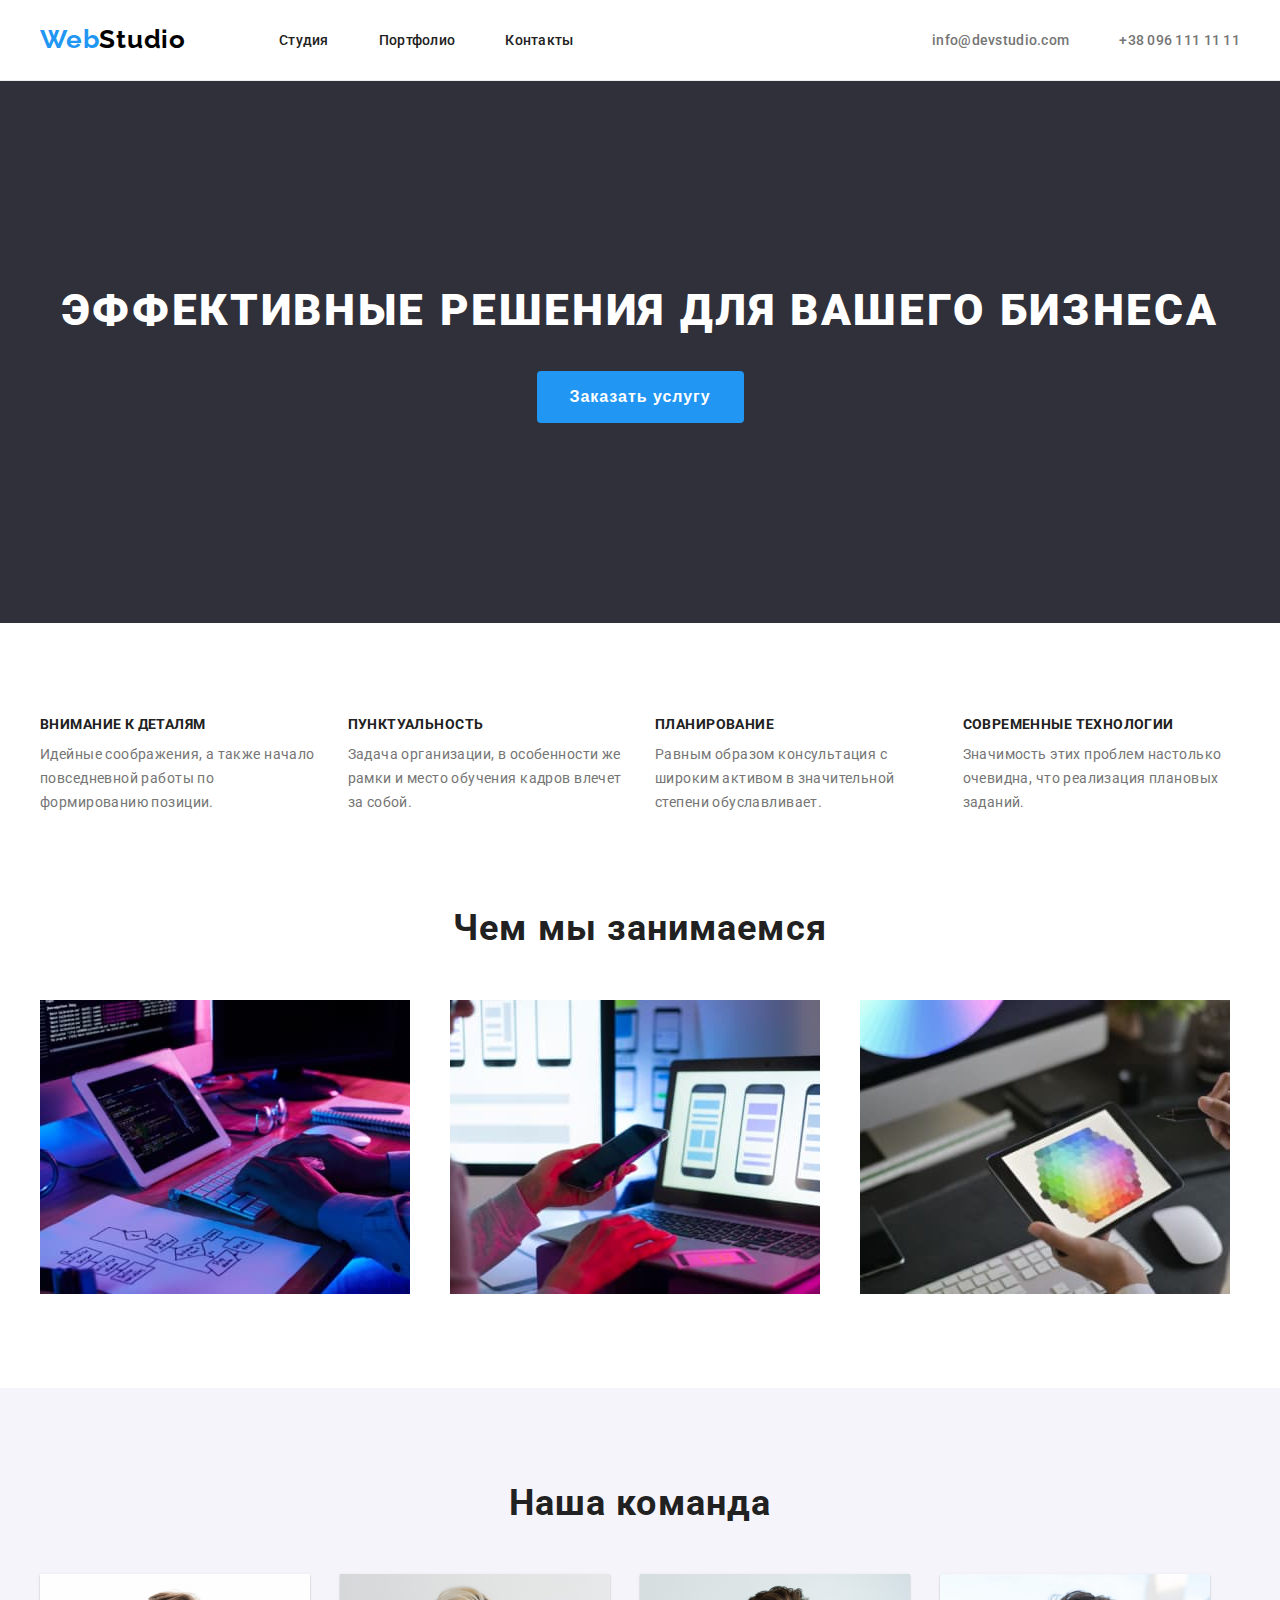
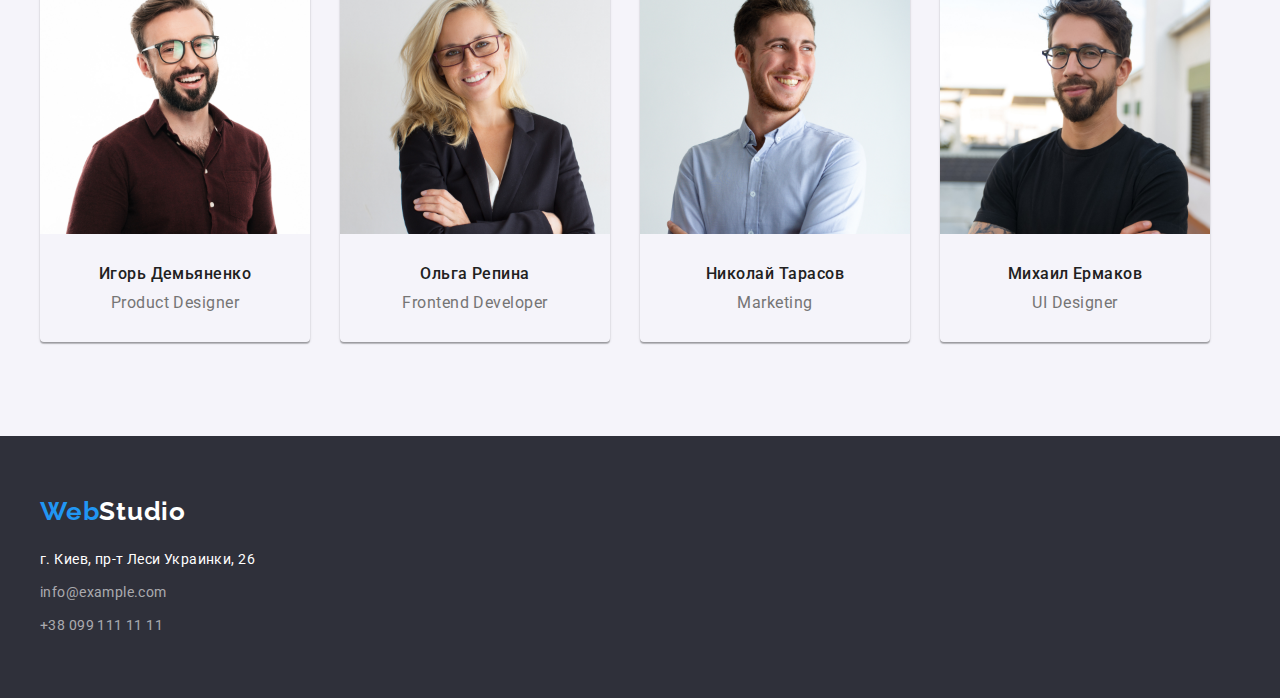
<file: index.html>
<!DOCTYPE html>
<html lang="ru">

<head>
    <meta charset="UTF-8">
    <meta http-equiv="X-UA-Compatible" content="IE=edge">
    <meta name="viewport" content="width=device-width, initial-scale=1.0">
    <title>WebStudio</title>
    <link rel="stylesheet" href="https://cdnjs.cloudflare.com/ajax/libs/modern-normalize/1.1.0/modern-normalize.min.css"
        integrity="sha512-wpPYUAdjBVSE4KJnH1VR1HeZfpl1ub8YT/NKx4PuQ5NmX2tKuGu6U/JRp5y+Y8XG2tV+wKQpNHVUX03MfMFn9Q=="
        crossorigin="anonymous" referrerpolicy="no-referrer" />
    <link rel="preconnect" href="https://fonts.googleapis.com">
    <link rel="preconnect" href="https://fonts.gstatic.com" crossorigin>
    <link href="https://fonts.googleapis.com/css2?family=Raleway:wght@700&family=Roboto:wght@400;500;700;900&display=swap"
        rel="stylesheet">
    <link rel="stylesheet" href="./css/styles.css">
</head>

<body>
    <header class="header">
        <div class="container">
            <nav class="header-nav">
                <a href="./index.html" class="logo link">
                    <span class="span-web">Web</span>Studio
                </a>
                <ul class="list site-nav">
                    <li class="site-nav-item">
                        <a href="./index.html" class="link">Студия</a>
                    </li>
                    <li class="site-nav-item">
                        <a href="./portfolio.html" class="link">Портфолио</a>
                    </li>
                    <li class="site-nav-item">
                        <a href="" class="link">Контакты</a>
                    </li>
                </ul>
            </nav>
            
            <ul class="list header-contact">
                <li class="header-contact-item">
                    <a href="mailto:info@devstudio.com" class="link">info@devstudio.com</a>
                </li>
                <li class="header-contact-item">
                    <a href="tel:+380961111111" class="link">+38 096 111 11 11</a>
                </li>
            </ul>
        </div>

    </header>
    
    <main class="main">
        <!-- Hero -->
        <section class="hero">
            <div class="container">
                <h1 class="hero-title">Эффективные решения для вашего бизнеса</h1>
            <button type="button" class="button-btn">Заказать услугу</button>
            </div>
        </section>

        <!-- About list -->
        <section class="section about">
            <div class="container">
                <h2 hidden class="section-title">Какие мы и что используем</h2>
                <ul class="about-list list">
                    <li class="about-list-item">
                        <h3 class="about-list-title">Внимание к деталям</h3>
                        <p class="about-list-text">Идейные соображения, а также начало повседневной работы по формированию позиции.
                        </p>
                    </li>
                    <li class="about-list-item">
                        <h3 class="about-list-title">Пунктуальность</h3>
                        <p class="about-list-text">Задача организации, в особенности же рамки и место обучения кадров влечет за собой.
                        </p>
                    </li>
                    <li class="about-list-item">
                        <h3 class="about-list-title">Планирование</h3>
                        <p class="about-list-text">Равным образом консультация с широким активом в значительной степени обуславливает.
                        </p>
                    </li>
                    <li class="about-list-item">
                        <h3 class="about-list-title">Современные технологии</h3>
                        <p class="about-list-text">Значимость этих проблем настолько очевидна, что реализация плановых заданий.</p>
                    </li>
                </ul>
            </div>
            
        </section>

        <!-- classes -->
        <section class="section classes">
            <div class="container">
                <h2 class="classes-title">Чем мы занимаемся</h2>
                <ul class="list">
                    <li class="classes-item"><img src="./images/about/apk.jpg" alt="Мастер пишет код за алгоритмом" width="370" height="294">
                    </li>
                    <li class="classes-item"><img src="./images/about/atel.jpg" alt="Телефон" width="370" height="294"></li>
                    <li class="classes-item"><img src="./images/about/atablet.jpg" alt="Планшет" width="370" height="294"></li>
                </ul>
            </div>

        </section>

        <!-- Team -->
        <section class="section team">
            <div class="container">
                <h2 class="team-title">Наша команда</h2>
                <ul class="team-list list">
                    <li class="team-item">
                        <img src="./images/team/igor.jpg" alt="Игорь Демьяненко" width="270" height="260">
                        <div class="team-text">
                            <h3 class="team-name">Игорь Демьяненко</h3>
                            <p lang="en" class="team-profession">Product Designer</p>
                        </div>
                    </li>
                    <li class="team-item">
                        <img src="./images/team/olya.jpg" alt="Ольга Репина" width="270" height="260">
                        <div class="team-text">
                            <h3 class="team-name">Ольга Репина</h3>
                            <p lang="en" class="team-profession">Frontend Developer</p>
                        </div>
                    </li>
                    <li class="team-item">
                        <img src="./images/team/nikolay.jpg" alt="Николай Тарасов" width="270" height="260">
                        <div class="team-text">
                            <h3 class="team-name">Николай Тарасов</h3>
                            <p lang="en" class="team-profession">Marketing</p>
                        </div>
                    </li>
                    <li class="team-item">
                        <img src="./images/team/mihail.jpg" alt="Михаил Ермаков" width="270" height="260">
                        <div class="team-text">
                            <h3 class="team-name">Михаил Ермаков</h3>
                            <p lang="en" class="team-profession">UI Designer</p>
                        </div>
                    </li>
                </ul>
            </div>

        </section>
    </main>

    <footer class="footer">
        <div class="container">
            <div class="footer-logo">
                <a href="./index.html" class="logo link">
                    <span class="span-web">Web</span><span class="footer-studio">Studio</span>
                </a>
            </div>
            <address class="address">
                <ul class="list">
                    <li class="footer-address-item">
                        <a href="https://goo.gl/maps/YHEFxKt9b5rvipPJA" target="_blank" rel="noopener noreferrer"
                            class="footer-address link">г. Киев,
                            пр-т Леси Украинки, 26</a>
                    </li>
                    <li class="footer-address-item">
                        <a href="mailto:info@example.com" class="footer-contact link">info@example.com</a>
                    </li>
                    <li class="footer-address-item">
                        <a href="tel:+380991111111" class="footer-contact link">+38 099 111 11 11</a>
                    </li>
                </ul>
            </address>
        </div>
    </footer>

</body>

</html>
</file>
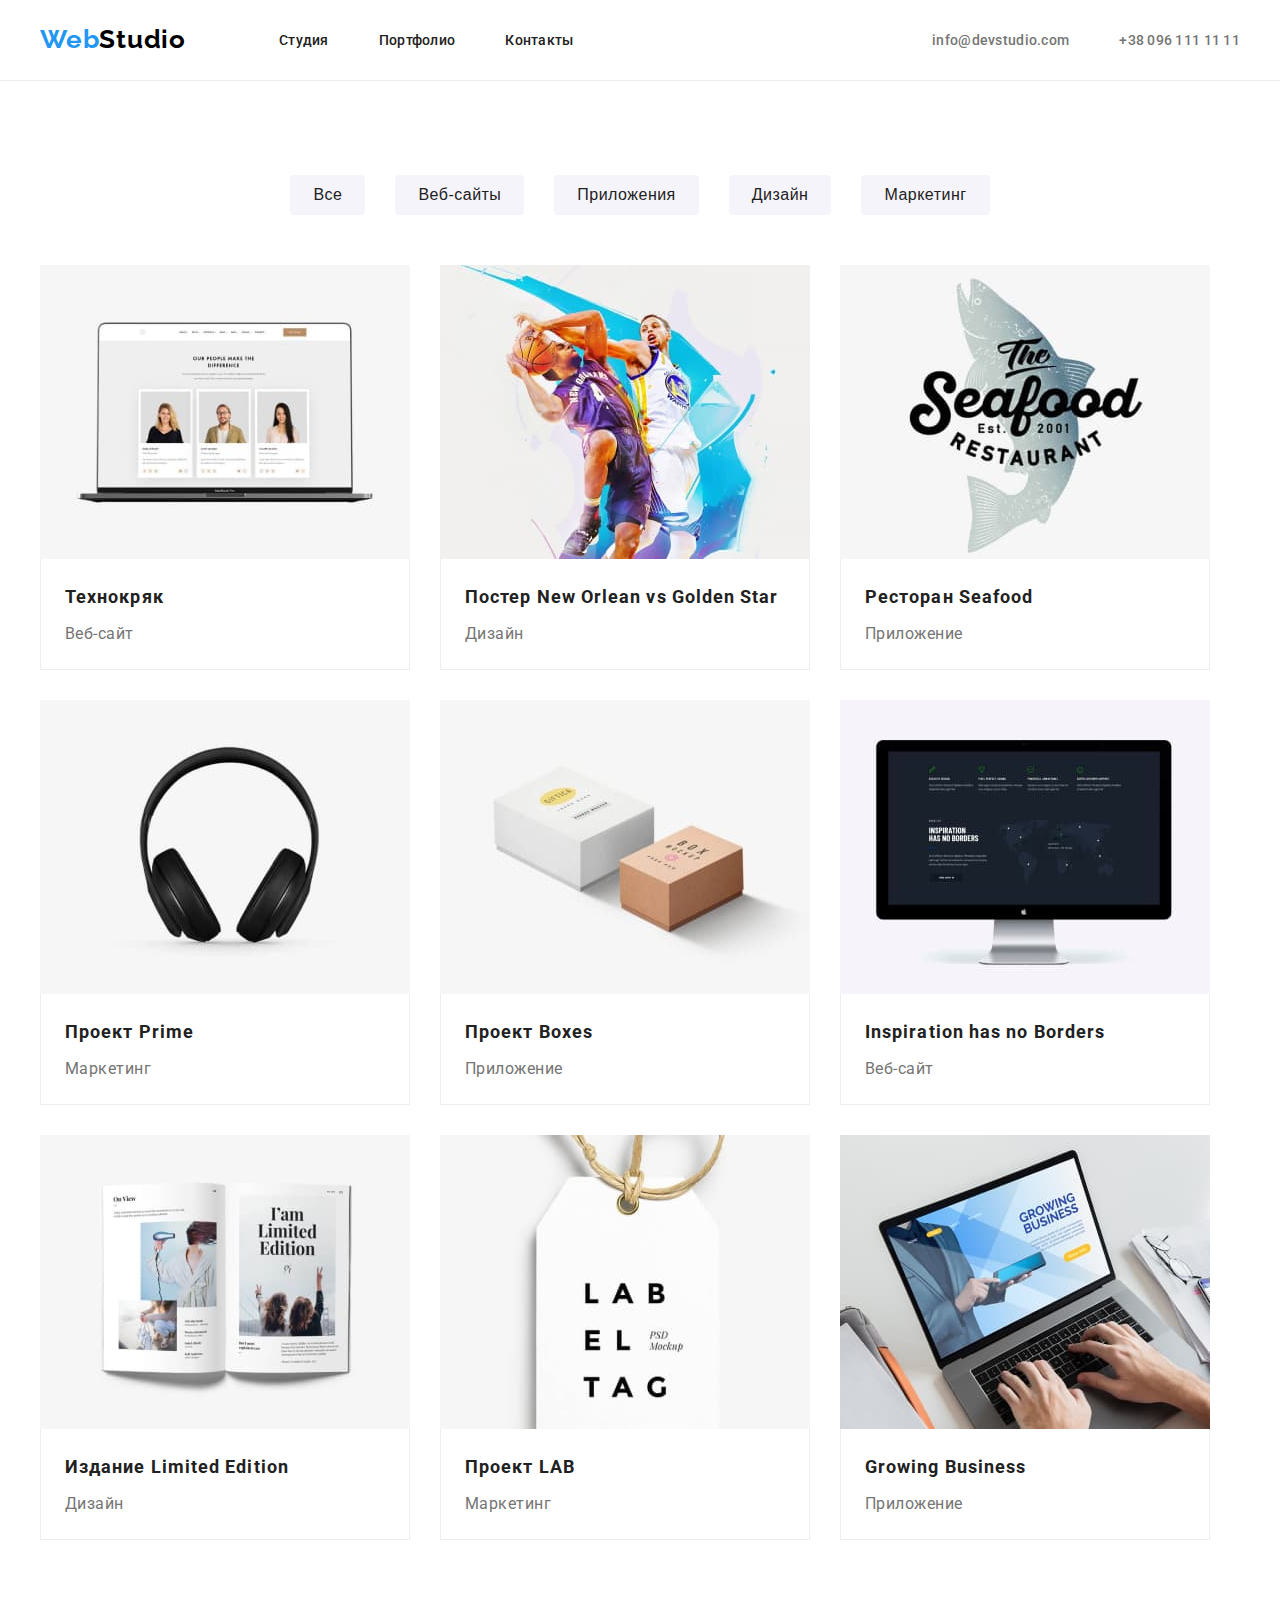
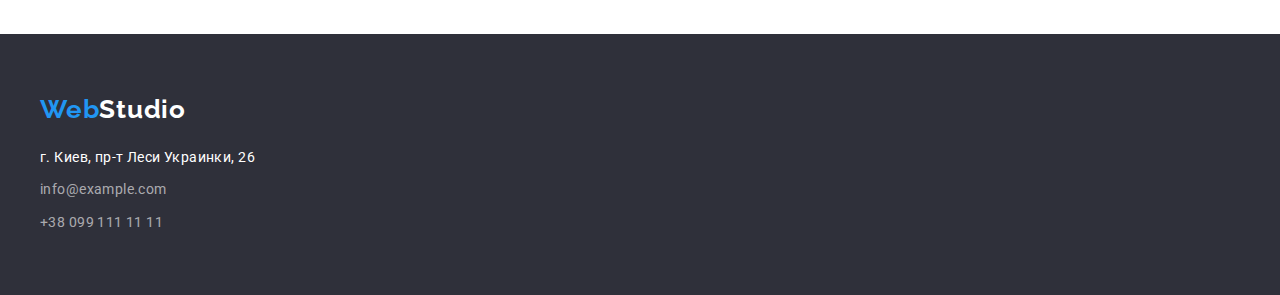
<file: portfolio.html>
<!DOCTYPE html>
<html lang="ru">

<head>
    <meta charset="UTF-8">
    <meta http-equiv="X-UA-Compatible" content="IE=edge">
    <meta name="viewport" content="width=device-width, initial-scale=1.0">
    <title>WebStudio</title>
    <link rel="stylesheet" href="https://cdnjs.cloudflare.com/ajax/libs/modern-normalize/1.1.0/modern-normalize.min.css"
        integrity="sha512-wpPYUAdjBVSE4KJnH1VR1HeZfpl1ub8YT/NKx4PuQ5NmX2tKuGu6U/JRp5y+Y8XG2tV+wKQpNHVUX03MfMFn9Q=="
        crossorigin="anonymous" referrerpolicy="no-referrer" />
    <link rel="preconnect" href="https://fonts.googleapis.com">
    <link rel="preconnect" href="https://fonts.gstatic.com" crossorigin>
    <link
        href="https://fonts.googleapis.com/css2?family=Raleway:wght@700&family=Roboto:wght@400;500;700;900&display=swap"
        rel="stylesheet">
    <link rel="stylesheet" href="./css/styles.css">
</head>
<body>
    <header class="header">
        <div class="container">
            <nav class="header-nav">
                <a href="./index.html" class="logo link">
                    <span class="span-web">Web</span>Studio
                </a>
                <ul class="list site-nav">
                    <li class="site-nav-item">
                        <a href="./index.html" class="link">Студия</a>
                    </li>
                    <li class="site-nav-item">
                        <a href="./portfolio.html" class="link">Портфолио</a>
                    </li>
                    <li class="site-nav-item">
                        <a href="" class="link">Контакты</a>
                    </li>
                </ul>
            </nav>
    
            <ul class="list header-contact">
                <li class="header-contact-item">
                    <a href="mailto:info@devstudio.com" class="link">info@devstudio.com</a>
                </li>
                <li class="header-contact-item">
                    <a href="tel:+380961111111" class="link">+38 096 111 11 11</a>
                </li>
            </ul>
        </div>
    
    </header>

    <!-- main -->
    <main class="portfolio">
        <div class="container">
            <h1 hidden>Галлерея работ</h1>
            <ul class="portfolio-button list">
                <li class="portfolio-button-item">
                    <button type="button" class="button">Все</button>
                </li>
                <li class="portfolio-button-item">
                    <button type="button" class="button">Веб-сайты</button>
                </li>
                <li class="portfolio-button-item">
                    <button type="button" class="button">Приложения</button>
                </li>
                <li class="portfolio-button-item">
                    <button type="button" class="button">Дизайн</button>
                </li>
                <li class="portfolio-button-item">
                    <button type="button" class="button">Маркетинг</button>
                </li>
            </ul>
            <ul class="portfolio-list list">
                <li class="portfolio-item">

                    <a href="" class="link">
                        <img src="./images/portfolio/technokryak.jpg" alt="Ноутбук с веб-сайтом" width="370" height="294">
                        <div class="portfolio-text">
                            <h2 class="portfolio-title">Технокряк</h2>
                            <p class="portfolio-direction">Веб-сайт</p>
                        </div>
                    </a>
                </li>
                <li class="portfolio-item">
            
                    <a href="" class="link">
                        <img src="./images/portfolio/poster.jpg" alt="Постер футбольного матча" width="370" height="294">
                        <div class="portfolio-text">
                            <h2 class="portfolio-title">Постер New Orlean vs Golden Star</h2>
                            <p class="portfolio-direction">Дизайн</p>
                        </div>
                    </a>
                </li>
                <li class="portfolio-item">
            
                    <a href="" class="link">
                        <img src="./images/portfolio/restaurant.jpg" alt="Логотим ресторана Seafood" width="370" height="294">
                        <div class="portfolio-text">
                            <h2 class="portfolio-title">Ресторан Seafood</h2>
                            <p class="portfolio-direction">Приложение</p>
                        </div>
                    </a>
                </li>
                <li class="portfolio-item">
            
                    <a href="" class="link">
                        <img src="./images/portfolio/prime.jpg" alt="Наушники" width="370" height="294">
                        <div class="portfolio-text">
                            <h2 class="portfolio-title">Проект Prime</h2>   
                            <p class="portfolio-direction">Маркетинг</p>
                        </div>
                    </a>
                </li>
                <li class="portfolio-item">
            
                    <a href="" class="link">
                        <img src="./images/portfolio/boxes.jpg" alt="Коробки" width="370" height="294">
                        <div class="portfolio-text">
                           <h2 class="portfolio-title">Проект Boxes</h2>
                            <p class="portfolio-direction">Приложение</p>
                        </div>
                    </a>
                </li>
                <li class="portfolio-item">
            
                    <a href="" class="link">
                        <img src="./images/portfolio/inspiration.jpg" alt="ПК с веб-сайтом" width="370" height="294">
                        <div class="portfolio-text">
                            <h2 class="portfolio-title">Inspiration has no Borders</h2>
                            <p class="portfolio-direction">Веб-сайт</p>
                        </div>
                    </a>
                </li>
                <li class="portfolio-item">
            
                    <a href="" class="link">
                        <img src="./images/portfolio/edition.jpg" alt="Книга" width="370" height="294">
                        <div class="portfolio-text">
                            <h2 class="portfolio-title">Издание Limited Edition</h2>
                            <p class="portfolio-direction">Дизайн</p>
                        </div>
                    </a>
                </li>
                <li class="portfolio-item">
            
                    <a href="" class="link">
                        <img src="./images/portfolio/lab.jpg" alt="Брелок LAB" width="370" height="294">
                        <div class="portfolio-text">
                            <h2 class="portfolio-title">Проект LAB</h2>
                            <p class="portfolio-direction">Маркетинг</p>
                        </div>
                    </a>
                </li>
                <li class="portfolio-item">
            
                    <a href="" class="link">
                        <img src="./images/portfolio/business.jpg" alt="Ноутбук с веб-сайтом" width="370" height="294">
                        <div class="portfolio-text">
                            <h2 class="portfolio-title">Growing Business</h2>
                            <p class="portfolio-direction">Приложение</p>
                        </div>
                    </a>
                </li>
            </ul>
        </div>
            
        
    </main>

    <footer class="footer">
        <div class="container">
            <div class="footer-logo">
                <a href="./index.html" class="logo link">
                    <span class="span-web">Web</span><span class="footer-studio">Studio</span>
                </a>
            </div>
            <address class="address">
                <ul class="list">
                    <li class="footer-address-item">
                        <a href="https://goo.gl/maps/YHEFxKt9b5rvipPJA" target="_blank" rel="noopener noreferrer"
                            class="footer-address link">г. Киев,
                            пр-т Леси Украинки, 26</a>
                    </li>
                    <li class="footer-address-item">
                        <a href="mailto:info@example.com" class="footer-contact link">info@example.com</a>
                    </li>
                    <li class="footer-address-item">
                        <a href="tel:+380991111111" class="footer-contact link">+38 099 111 11 11</a>
                    </li>
                </ul>
            </address>
        </div>
    </footer>

</body>
</html>
</file>
<file: css/styles.css>
:root {
  --accent-color: #2196f3;
  --main-text-color: #212121;
}

body {
  margin: 0;
  background-color: #ffffff;
  color: var(--main-text-color);
  font-weight: 400;
  font-family: "Roboto", sans-serif;
}
.list {
  margin-top: 0;
  margin-bottom: 0;
  padding-left: 0;
  list-style: none;
}
.link {
  text-decoration: none;
}
h1,
h2,
h3,
h4,
p {
  margin-top: 0;
  margin-bottom: 0;
}
img {
  display: block;
}
.container {
  width: 1200px;
  margin: 0 auto;
  padding-left: 15px;
  padding-right: 15px;
}

/* ======logo===== */
.logo {
  color: #000000;
  font-family: "Raleway", sans-serif;
  font-weight: 700;
  font-size: 26px;
  line-height: 1.19;
  letter-spacing: 0.03em;
}
.span-web {
  color: var(--accent-color);
}

/* =======================HEADER======== */
.header {
  padding-top: 24px;
  padding-bottom: 25px;
  border-bottom: 1px solid #ececec;
}
.header .container {
  display: flex;
  align-items: center;
}
.header-nav {
  display: flex;
  align-items: center;
}
.site-nav {
  display: block;
  display: flex;
  align-items: center;
}
.header-contact {
  display: flex;
  align-items: center;
  margin-left: auto;
}
.header .logo {
  margin-right: 93px;
}
.site-nav-item:not(:last-child) {
  margin-right: 50px;
}
.header-contact-item:not(:last-child) {
  margin-right: 50px;
}
.site-nav .link {
  color: var(--main-text-color);
  font-weight: 500;
  font-size: 14px;
  line-height: 1.14;
  letter-spacing: 0.02em;
}
.header-contact .link {
  color: #757575;
  font-weight: 500;
  font-size: 14px;
  line-height: 1.14;
  letter-spacing: 0.02em;
}
.site-nav .link:hover,
.site-nav .link:focus,
.header-contact .link:hover,
.header-contact .link:focus {
  color: var(--accent-color);
}

/* ======================MAIN==========*/
/* hero */
.hero {
  text-align: center;
  padding-top: 200px;
  padding-bottom: 200px;
  /* padding-top: 195px; */
  background: #2f303a;
}
.hero-title {
  margin-bottom: 30px;
  color: #ffffff;
  font-weight: 900;
  font-size: 44px;
  line-height: 1.36;
  letter-spacing: 0.06em;
  text-transform: uppercase;
}
.button-btn {
  border-radius: 4px;
  padding: 10px 32px;
  min-width: 200px;
  border: 1px solid transparent;
  /* border: 0; */
  color: #ffffff;
  background-color: var(--accent-color);
  font-weight: 700;
  font-size: 16px;
  line-height: 1.87;
  /* display: flex; */
  /* align-items: center; */
  text-align: center;
  letter-spacing: 0.06em;
  cursor: pointer;
}
.button-btn:hover,
.button-btn:focus {
  background-color: #188ce8;
}

/* About list */
.about {
  padding-top: 94px;
  padding-bottom: 94px;
}
.about-list {
  display: flex;
  flex-wrap: wrap;
  /* flex-direction: row; */
  justify-content: space-between;
  align-items: baseline;
  /* flex-wrap: wrap; */
  align-content: stretch;
  margin-left: -30px;
  margin-top: -30px;
}
.about-list-item {
  margin-left: 30px;
  margin-top: 30px;
  flex-basis: calc((100% - 120px) / 4);
  /* flex-grow: 1; */
}
.about-list-title {
  margin-bottom: 10px;
  font-weight: 700;
  font-size: 14px;
  line-height: 1.14;
  letter-spacing: 0.03em;
  text-transform: uppercase;
}
.about-list-text {
  color: #757575;
  font-size: 14px;
  line-height: 1.71;
  letter-spacing: 0.03em;
}

/* classes */
.classes {
  padding-bottom: 94px;
}
.classes .list {
  margin-top: -30px;
  margin-left: -30px;
  display: flex;
  flex-wrap: wrap;
  justify-content: space-between;
}
.classes-item {
  flex-basis: calc((100% - 90px) / 3);
  margin-top: 30px;
  margin-left: 30px;
}
.classes-title {
  margin-bottom: 50px;
  font-weight: 700;
  font-size: 36px;
  line-height: 1.16;
  text-align: center;
  letter-spacing: 0.03em;
}
/* team */
.team {
  padding-top: 94px;
  padding-bottom: 94px;
  background-color: #f5f4fa;
}
.team-list {
  display: flex;
  flex-wrap: wrap;
  flex-basis: calc((100% - 120px) / 4);
  margin-left: -30px;
  margin-top: -30px;
  /* justify-content: space-between; */
}
.team-item {
  border-radius: 0px 0px 4px 4px;
  box-shadow: 0px 1px 3px rgba(0, 0, 0, 0.12), 0px 1px 1px rgba(0, 0, 0, 0.14),
    0px 2px 1px rgba(0, 0, 0, 0.2);
  margin-left: 30px;
  margin-top: 30px;
}
.team-text {
  padding-top: 30px;
  padding-bottom: 30px;
}
.team-title {
  margin-bottom: 50px;
  font-weight: 700;
  font-size: 36px;
  line-height: 1.17;
  text-align: center;
  letter-spacing: 0.03em;
}
.team-name {
  margin-bottom: 10px;
  font-weight: 500;
  font-size: 16px;
  line-height: 1.19;
  text-align: center;
  letter-spacing: 0.03em;
}
.team-profession {
  color: #757575;
  font-size: 16px;
  line-height: 1.19;
  text-align: center;
  letter-spacing: 0.03em;
}
/* ========================FOOTER===== */
.footer {
  padding-top: 60px;
  padding-bottom: 60px;
  background-color: #2f303a;
  font-size: 14px;
  line-height: 1.71;
  letter-spacing: 0.03em;
}
.footer-logo {
  margin-bottom: 20px;
}
.footer-address-item:not(:last-child) {
  margin-bottom: 9px;
}
.address {
  font-style: normal;
}
.footer-studio {
  color: #ffffff;
}
.footer .footer-contact {
  color: rgba(255, 255, 255, 0.6);
}
.footer-address {
  color: #ffffff;
}
.address .link:hover,
.address .link:focus {
  color: var(--accent-color);
}

/* ====================PORTFOLIO===== */
.portfolio {
  padding-top: 94px;
  padding-bottom: 94px;
}
.button {
  min-width: 73;
  border-radius: 4px;
  padding: 6px 22px;
  border: 1px solid transparent;
  color: var(--main-text-color);
  background-color: #f5f4fa;
  font-weight: 500;
  font-size: 16px;
  line-height: 1.62;
  text-align: center;
  letter-spacing: 0.03em;
  cursor: pointer;
}
.portfolio-button {
  display: flex;
  justify-content: center;
  margin-bottom: 50px;
}
.portfolio-button-item:not(:last-child) {
  margin-right: 30px;
}
.button:hover,
.button:focus {
  color: #ffffff;
  background-color: var(--accent-color);
}
.portfolio-text {
  border-left: 1px solid #eeeeee;
  border-bottom: 1px solid #eeeeee;
  border-right: 1px solid #eeeeee;
  padding: 20px 24px;
}
.portfolio-list {
  display: flex;
  flex-wrap: wrap;
  margin-left: -30px;
  margin-top: -30px;
}
.portfolio-item {
  margin-left: 30px;
  margin-top: 30px;
  flex-basis: calc(100% / 3 - 90px);
}
.portfolio-title {
  margin-bottom: 4px;
  color: var(--main-text-color);
  font-weight: 700;
  font-size: 18px;
  line-height: 2;
  letter-spacing: 0.06em;
}
.portfolio-direction {
  color: #757575;
  font-weight: 400;
  font-size: 16px;
  line-height: 1.87;
  letter-spacing: 0.03em;
}
.portfolio-title:hover,
.portfolio-title:focus,
.portfolio-direction:hover,
.portfolio-direction:focus {
  color: var(--accent-color);
}

/* ======================================== */
</file>
